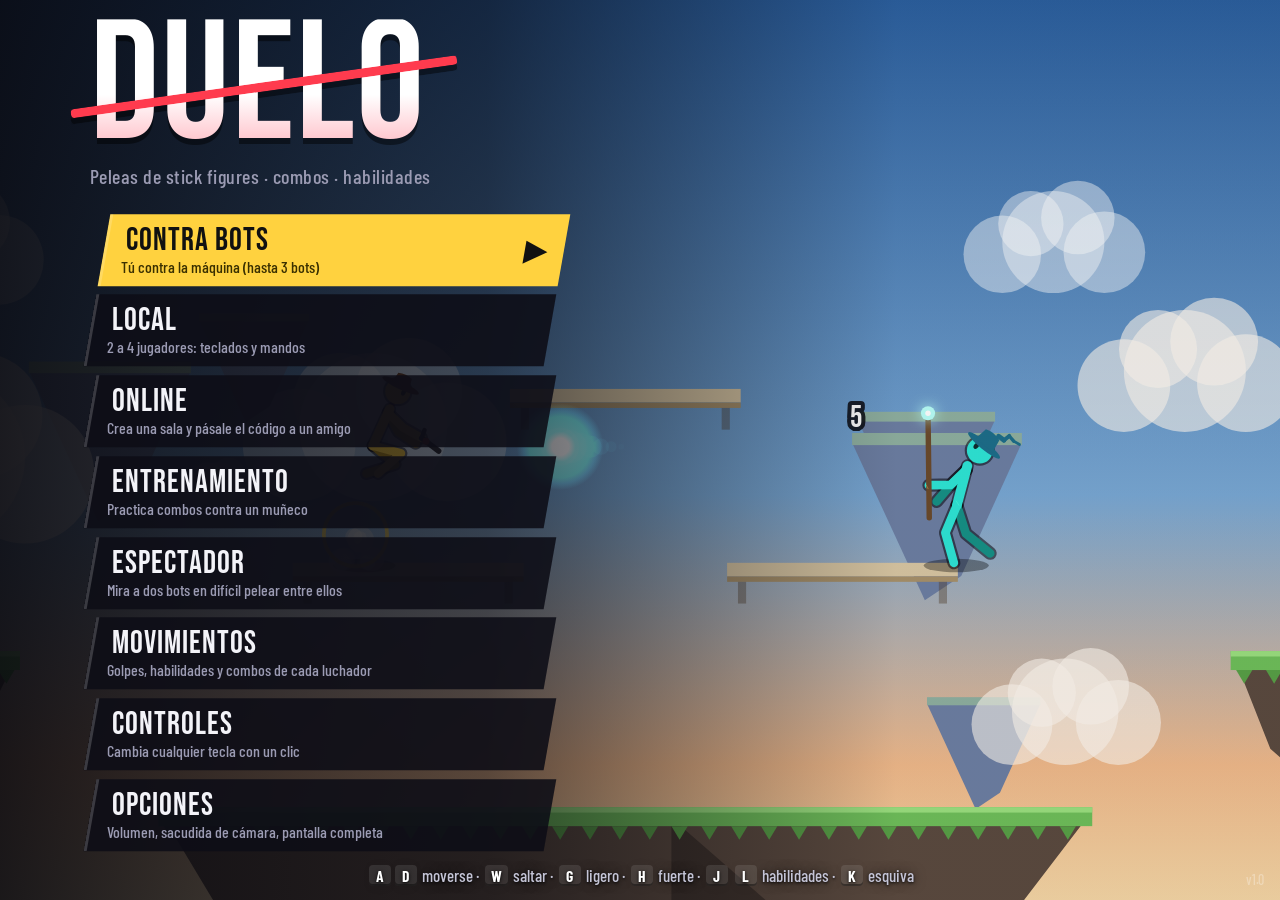
<file: index.html>
<!doctype html>
<html lang="es">
<head>
<meta charset="utf-8">
<meta name="viewport" content="width=device-width, initial-scale=1">
<title>Duelo</title>
<meta name="description" content="Juego de peleas de stick figures en el navegador: elige luchador, encadena combos y pelea contra bots, en local u online.">
<link rel="icon" href="data:image/svg+xml,%3Csvg xmlns='http://www.w3.org/2000/svg' viewBox='0 0 64 64'%3E%3Crect width='64' height='64' rx='14' fill='%230b0b12'/%3E%3Cg stroke='%23ff3b4e' stroke-width='6' stroke-linecap='round' fill='none'%3E%3Ccircle cx='32' cy='14' r='6' fill='%23ff3b4e'/%3E%3Cpath d='M32 22v18M32 40l-9 14M32 40l9 14M32 28l-12 6M32 28l14-10'/%3E%3C/g%3E%3Cpath d='M46 18l12-12' stroke='%23f4f1e8' stroke-width='4' stroke-linecap='round'/%3E%3C/svg%3E">
<link rel="preload" href="fonts/bebas-neue.woff2" as="font" type="font/woff2" crossorigin>
<link rel="preload" href="fonts/barlow-condensed-600.woff2" as="font" type="font/woff2" crossorigin>
<link rel="stylesheet" href="css/style.css">
</head>
<body>
<canvas id="game" aria-label="Juego"></canvas>
<div id="ui"></div>
<div id="toast" role="status" aria-live="polite"></div>

<script src="js/util.js"></script>
<script src="js/audio.js"></script>
<script src="js/input.js"></script>
<script src="js/fx.js"></script>
<script src="js/skeleton.js"></script>
<script src="js/characters.js"></script>
<script src="js/stages.js"></script>
<script src="js/fighter.js"></script>
<script src="js/ai.js"></script>
<script src="js/game.js"></script>
<script src="js/showcase.js"></script>
<script src="js/net.js"></script>
<script src="js/ui.js"></script>
<script src="js/main.js"></script>
</body>
</html>
</file>
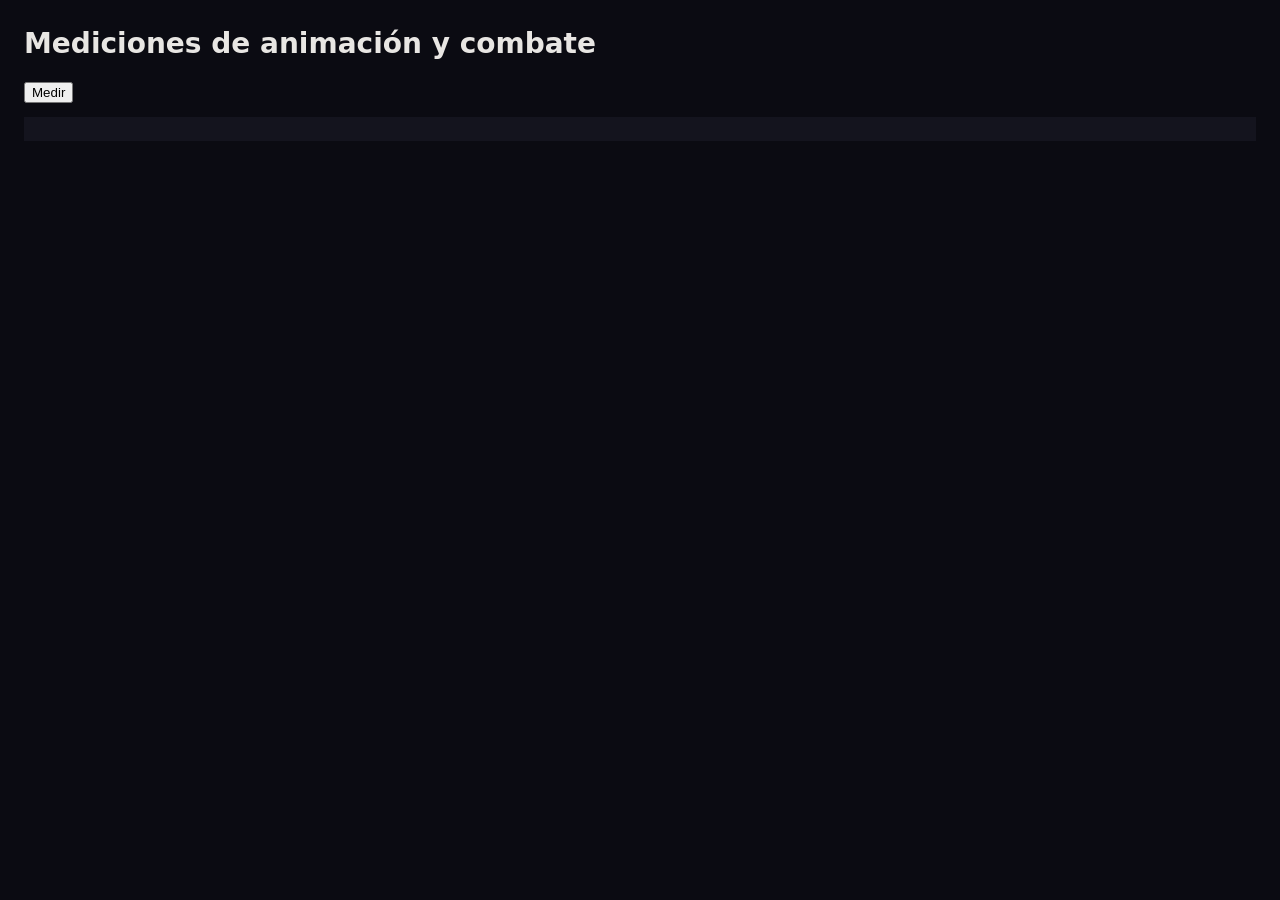
<file: test/anim.html>
<!doctype html>
<html lang="es">
<head>
<meta charset="utf-8">
<title>Duelo · mediciones de animación</title>
<style>
  body { background: #0b0b12; color: #e8e6e3; font: 14px/1.4 system-ui, sans-serif; margin: 24px; }
  pre { background: #14141e; padding: 12px; }
</style>
</head>
<body>
<h1>Mediciones de animación y combate</h1>
<p><button id="go">Medir</button></p>
<pre id="out"></pre>
<script src="../js/util.js"></script>
<script src="../js/audio.js"></script>
<script src="../js/input.js"></script>
<script src="../js/fx.js"></script>
<script src="../js/skeleton.js"></script>
<script src="../js/characters.js"></script>
<script src="../js/stages.js"></script>
<script src="../js/fighter.js"></script>
<script src="../js/ai.js"></script>
<script src="../js/game.js"></script>
<script src="../js/showcase.js"></script>
<script src="anim.js"></script>
<script>
  document.getElementById('go').onclick = () => {
    const s = AnimTest.syncAll();
    const r = { sync: { moves: s.moves, syncPct: s.syncPct, avgGap: s.avgGap, firstFrameMisses: s.firstFrameMisses }, pops: AnimTest.pops(), perf: AnimTest.perf() };
    document.getElementById('out').textContent = JSON.stringify(r, null, 2) + '\n\n' + s.rows.map((x) => `${x.move.padEnd(22)} sync ${String(x.sync).padStart(3)}%  gap ${x.gap}  first ${x.first}`).join('\n');
    window.lastResults = r;
  };
</script>
</body>
</html>
</file>
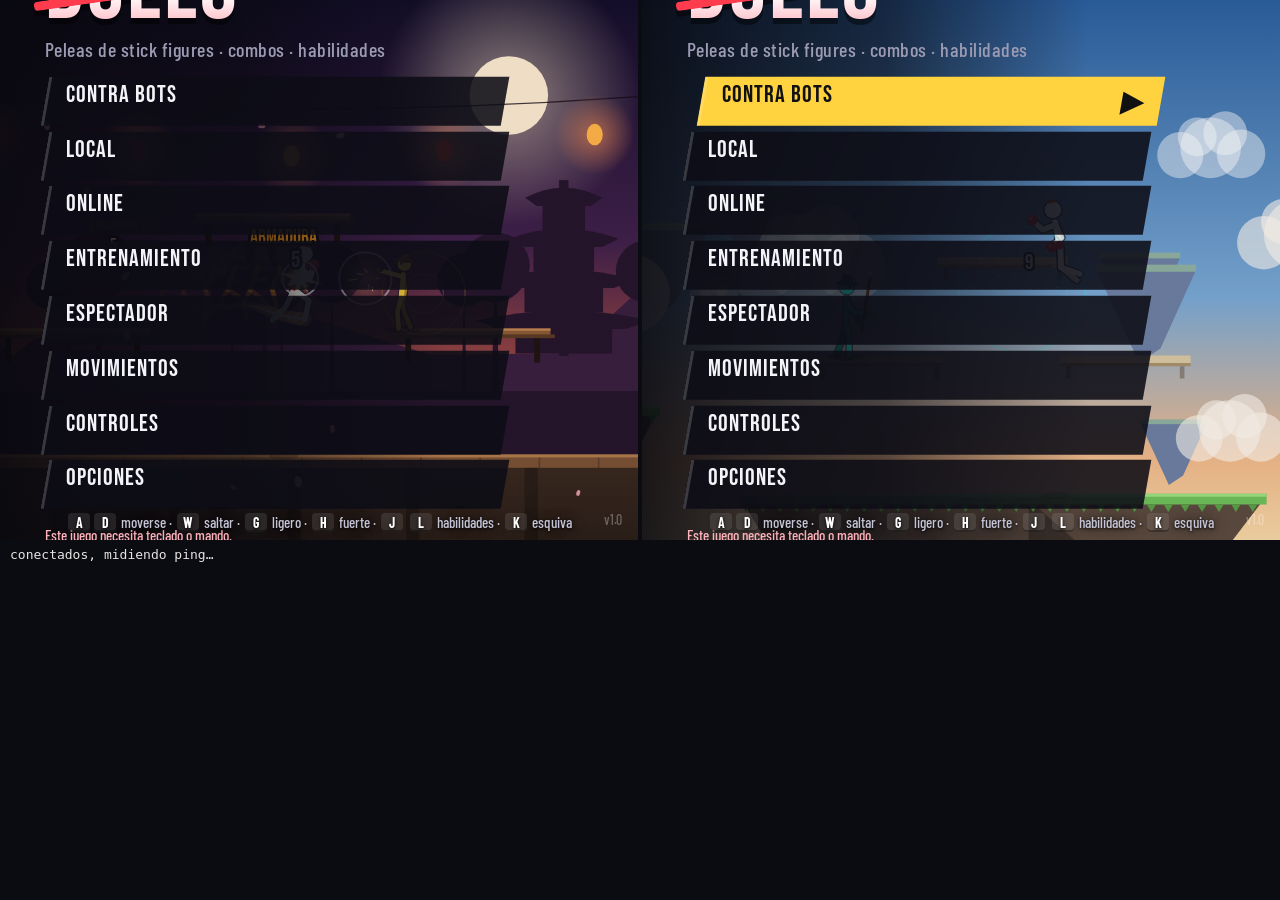
<file: test/duo.html>
<!doctype html>
<html lang="es">
<head>
<meta charset="utf-8">
<title>Duelo · dos clientes</title>
<style>
  body { margin: 0; background: #0b0b12; color: #e8e6e3; font: 13px/1.4 system-ui, sans-serif; }
  .row { display: flex; gap: 4px; }
  iframe { width: 50%; height: 60vh; border: 0; }
  pre { margin: 6px 10px; white-space: pre-wrap; }
</style>
</head>
<body>
<!--
  Dos partidas completas (cada una con su bucle, su red y sus temporizadores
  reales) conectadas entre sí por BroadcastChannel con latencia, jitter y
  pérdida simulados. Las controlan bots. Uso:
    test/duo.html?lag=60&jitter=20&loss=0.02&rollback=1&secs=40
-->
<div class="row"><iframe id="A"></iframe><iframe id="B"></iframe></div>
<pre id="out">preparando…</pre>
<script>
const q = new URLSearchParams(location.search);
const lag = +(q.get('lag') || 40), jitter = +(q.get('jitter') || 10), loss = +(q.get('loss') || 0);
const rb = q.get('rollback') !== '0', secs = +(q.get('secs') || 30);
const src = `../index.html?net=local&lag=${lag}&jitter=${jitter}&loss=${loss}&rollback=${rb ? 1 : 0}`;
const out = document.getElementById('out');
const frames = [document.getElementById('A'), document.getElementById('B')];
frames.forEach((f) => (f.src = src));
const sleep = (ms) => new Promise((r) => setTimeout(r, ms));
// las constantes globales del juego no cuelgan de window: se leen con eval en cada iframe
const G_ = (w) => {
  const g = { performance: w.performance };
  for (const n of ['App', 'Net', 'Input', 'Bot', 'Controller', 'RNG', 'UI', 'ACTIONS', 'ROLLBACK_WINDOW']) {
    try { g[n] = w.eval(n); } catch (e) { g[n] = undefined; }
  }
  return g.App ? g : null;
};
const ready = (w) => { const g = G_(w); return g && g.App.canvas && g.Net; };

function instrument(w, me, stats) {
  // bot que decide las entradas del luchador propio
  let bot = null, shadow = null, ctrl = null;
  w.Input.read = (srcName, o) => {
    const m = w.App.match;
    if (m && !bot) {
      ctrl = new w.Controller('bot');
      const F = m.fighters[me];
      shadow = Object.create(F, { ctrl: { value: ctrl, writable: true } });
      bot = new w.Bot(shadow, 'hard', new w.RNG(11 + me));
    }
    for (const a of w.ACTIONS) { o.held[a] = false; o.pressed[a] = false; }
    if (bot && m) { bot.F = shadow; bot.update(m); for (const a of w.ACTIONS) { o.held[a] = ctrl.held[a]; o.pressed[a] = ctrl.pressed[a]; } }
    return o;
  };
  // métricas del bucle real
  const step = w.Net.step.bind(w.Net);
  let last = null, simMs = 0;
  w.Net.step = (m, dt) => {
    const before = m.tick, sl = 1000 / 60 / m.timeScale;
    const t0 = w.performance.now();
    const a = step(m, dt);
    stats.cpu.push(w.performance.now() - t0);
    simMs += (m.tick - before) * sl;
    const P = simMs + a * sl;
    if (last != null && stats.on) {
      stats.frames++;
      if (Math.abs((P - last) - dt * 1000) > 5) stats.jerks++;
      if (w.Net.stall > 0 && m.tick === before) stats.stalls++;
    }
    last = P;
    return a;
  };
  const fh = w.Net.finalHash ? w.Net.finalHash.bind(w.Net) : null;
  if (fh) w.Net.finalHash = (k, h) => { stats.finals.set(k, h); return fh(k, h); };
  else stats.legacy = w.Net;
  const render = w.App.render.bind(w.App);
  w.App.render = () => { const t0 = w.performance.now(); render(); stats.draw.push(w.performance.now() - t0); };
}

(async () => {
  while (!frames.every((f) => f.contentWindow && ready(f.contentWindow))) await sleep(100);
  await sleep(500);
  const [H, G] = frames.map((f) => G_(f.contentWindow));
  const stats = [0, 1].map(() => ({ frames: 0, jerks: 0, stalls: 0, finals: new Map(), cpu: [], draw: [], on: false }));
  instrument(H, 0, stats[0]); instrument(G, 1, stats[1]);
  const win = rb && H.ROLLBACK_WINDOW ? H.ROLLBACK_WINDOW : 0;
  let cfg;
  if (q.get('ui') === '1') {
    // flujo completo por la interfaz: crear sala, unirse, elegir, escenario y empezar
    const doc = (g) => g.App.canvas.ownerDocument;
    H.UI.show('online'); G.UI.show('online');
    await H.UI.onlineHost();
    doc(G).getElementById('code-in').value = H.Net.code;
    await G.UI.onlineJoin();
    for (let i = 0; i < 100 && !(H.UI.cur === 'select' && G.UI.cur === 'select'); i++) await sleep(100);
    if (H.UI.cur !== 'select' || G.UI.cur !== 'select') throw new Error('no llegaron a la selección: ' + H.UI.cur + ' / ' + G.UI.cur);
    out.textContent = 'en la selección, midiendo ping…';
    await sleep(2500);
    [['kaze', H], ['toro', G]].forEach(([id, g]) => {
      const me = g.UI.sel.slots.find((s) => s.net === 'me');
      me.charId = id; me.locked = true;
      g.UI.sendSel(); g.UI.selectChanged && g.UI.selectChanged();
    });
    await sleep(800);
    H.UI.sel.firstTo = 99; H.UI.sel.stage = 'dojo';
    H.UI.startFromSelect();
    for (let i = 0; i < 50 && !(H.App.match && G.App.match); i++) await sleep(100);
    if (!H.App.match || !G.App.match) throw new Error('la partida no empezó en los dos');
    cfg = { delay: H.Net.delay, window: H.Net.window };
  } else {
    const code = await H.Net.create();
    await G.Net.join(code);
    out.textContent = 'conectados, midiendo ping…';
    await sleep(2500);
    cfg = { seed: 4242, stage: 'dojo', firstTo: 99, chars: ['kaze', 'toro'], delay: H.Net.suggestDelay(win), window: win };
    for (const g of [H, G]) if (!g.UI.sel) g.UI.sel = {};   // sin pasar por la pantalla de selección
    H.App.startOnline(cfg); G.App.startOnline(cfg);
  }
  await sleep(2000);
  stats.forEach((s) => (s.on = true));
  const t0 = performance.now();
  while (performance.now() - t0 < secs * 1000) {
    await sleep(500);
    out.textContent = `midiendo… ${Math.round((performance.now() - t0) / 1000)} / ${secs} s · ticks ${H.App.match.tick} / ${G.App.match.tick}`;
  }
  stats.forEach((s) => (s.on = false));
  // versión antigua (sin finalHash): sus huellas guardadas cada 30 ticks
  for (const s of stats) if (s.legacy) for (const [k, h] of s.legacy.myHash) s.finals.set(k, h);
  let compared = 0, diff = 0;
  for (const [k, h] of stats[0].finals) if (stats[1].finals.has(k)) { compared++; if (stats[1].finals.get(k) !== h) diff++; }
  const q95 = (a) => { const b = [...a].sort((x, y) => x - y); return +b[Math.floor(b.length * 0.95)].toFixed(2); };
  const avg = (a) => +(a.reduce((s, v) => s + v, 0) / a.length).toFixed(3);
  const res = {
    cond: { lag, jitter, loss, mode: rb ? 'rollback' : 'lockstep', delayTicks: cfg.delay, inputLagMs: Math.round(cfg.delay * 1000 / 60) },
    ping: [Math.round(H.Net.rtt), Math.round(G.Net.rtt)],
    clients: [H, G].map((w, i) => ({
      frames: stats[i].frames, jerkPct: +(100 * stats[i].jerks / Math.max(1, stats[i].frames)).toFixed(2), stallFrames: stats[i].stalls,
      rollbacks: w.Net.rollbackCount, maxRollback: w.Net.maxRollback, resyncs: w.Net.resyncs,
      netCpuAvg: avg(stats[i].cpu), netCpuP95: q95(stats[i].cpu), drawAvg: avg(stats[i].draw), drawP95: q95(stats[i].draw),
      hp: w.App.match.fighters.map((F) => Math.round(F.hp)).join('/'), tick: w.App.match.tick,
    })),
    hashCompared: compared, hashDiff: diff,
  };
  window.duoResult = res;
  out.textContent = JSON.stringify(res, null, 2);
})().catch((e) => { out.textContent = 'ERROR ' + (e.stack || e); window.duoResult = { error: String(e) }; });
</script>
</body>
</html>
</file>
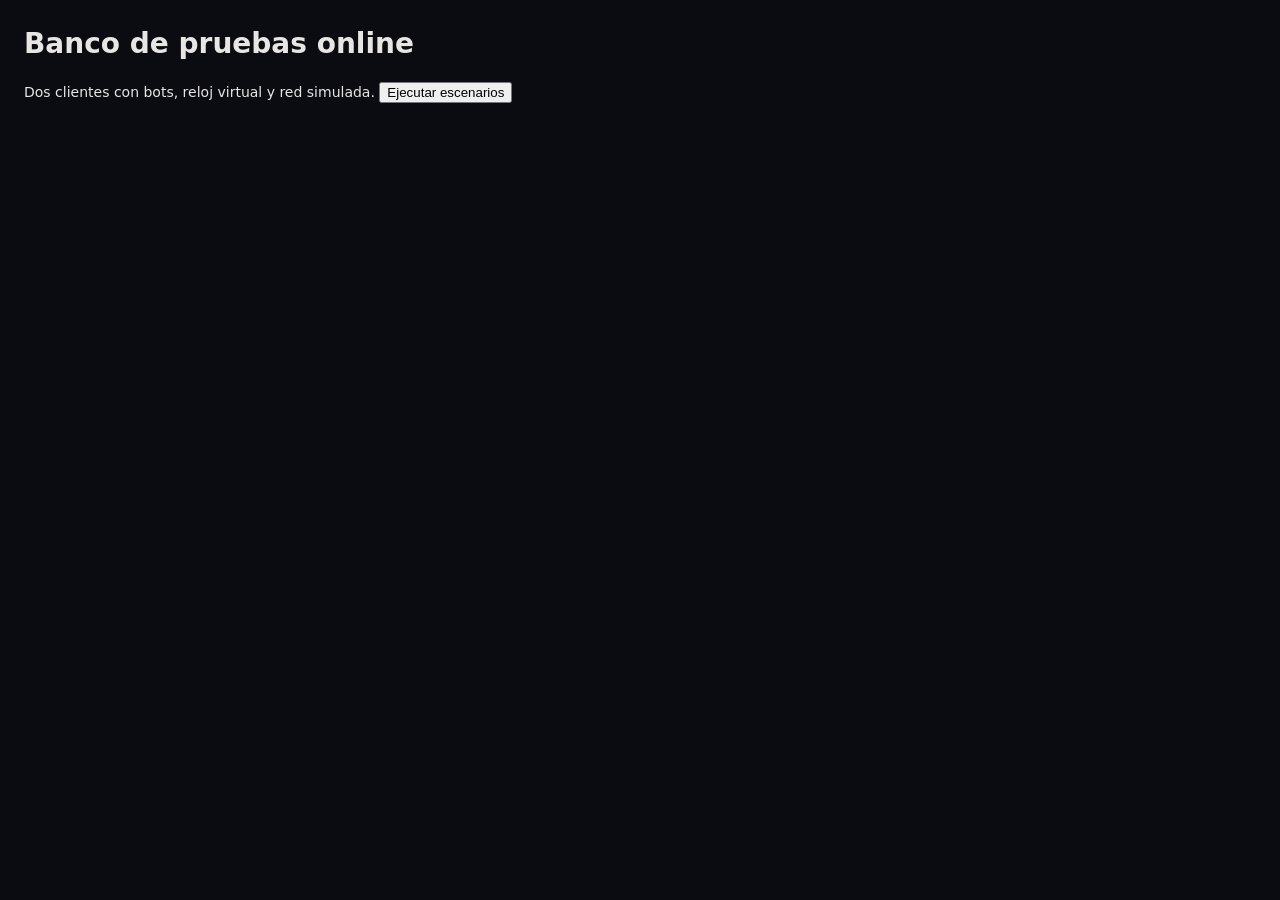
<file: test/netsim.html>
<!doctype html>
<html lang="es">
<head>
<meta charset="utf-8">
<title>Duelo · banco de pruebas online</title>
<style>
  body { background: #0b0b12; color: #e8e6e3; font: 14px/1.4 system-ui, sans-serif; margin: 24px; }
  table { border-collapse: collapse; margin-top: 12px; }
  td, th { border: 1px solid #333; padding: 4px 8px; text-align: right; }
  th { background: #1a1a26; }
  td:first-child, th:first-child { text-align: left; }
  .bad { color: #ff6b6b; }
</style>
</head>
<body>
<h1>Banco de pruebas online</h1>
<p>Dos clientes con bots, reloj virtual y red simulada. <button id="go">Ejecutar escenarios</button></p>
<div id="out"></div>

<script src="../js/util.js"></script>
<script src="../js/audio.js"></script>
<script src="../js/input.js"></script>
<script src="../js/fx.js"></script>
<script src="../js/skeleton.js"></script>
<script src="../js/characters.js"></script>
<script src="../js/stages.js"></script>
<script src="../js/fighter.js"></script>
<script src="../js/ai.js"></script>
<script src="../js/game.js"></script>
<script src="../js/net.js"></script>
<script src="netsim.js"></script>
<script>
  function render(rows) {
    const cols = ['scenario', 'delay', 'P1.stallFrames', 'P2.stallFrames', 'P1.jerkPct', 'P2.jerkPct', 'P1.lostMs', 'P2.lostMs',
      'P1.resyncs', 'P1.rollbacks', 'P1.maxRollback', 'P1.inputLagMs', 'desyncTicks', 'comparedTicks', 'cpuAvgMs', 'cpuMaxMs'];
    const get = (r, c) => c.split('.').reduce((o, k) => (o == null ? o : o[k]), r);
    let h = '<table><tr>' + cols.map((c) => `<th>${c}</th>`).join('') + '</tr>';
    for (const r of rows) h += '<tr>' + cols.map((c) => `<td>${get(r, c)}</td>`).join('') + '</tr>';
    document.getElementById('out').innerHTML = h + '</table>';
  }
  document.getElementById('go').onclick = () => {
    const rows = NetSim.runAll();
    window.lastResults = rows;
    render(rows);
  };
</script>
</body>
</html>
</file>
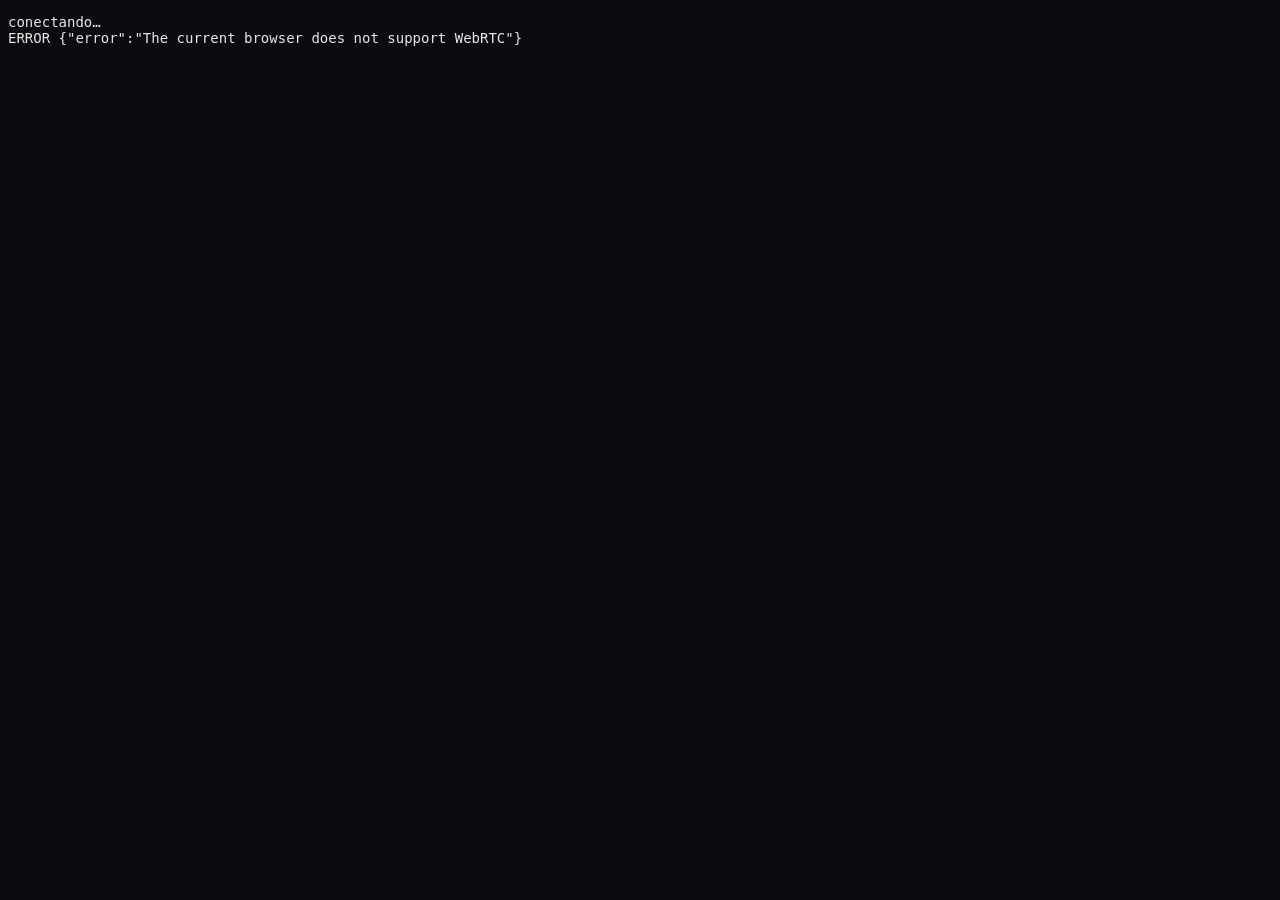
<file: test/peer.html>
<!doctype html>
<html lang="es">
<head><meta charset="utf-8"><title>Duelo · prueba WebRTC</title></head>
<body style="background:#0b0b12;color:#e8e6e3;font:14px system-ui">
<pre id="out">conectando…</pre>
<!-- Abre una sala y se une a ella desde la misma página con PeerJS real:
     comprueba los dos canales (main ordenado y fast sin orden) y el ping. -->
<script src="../js/vendor/peerjs.min.js"></script>
<script src="../js/util.js"></script>
<script src="../js/net.js"></script>
<script>
(async () => {
  const out = document.getElementById('out');
  const log = (s) => (out.textContent += '\n' + s);
  const code = randomCode();
  const H = new PeerTransport(), G = new PeerTransport();
  const got = { H: [], G: [] };
  H.onmessage = (m) => got.H.push(m); G.onmessage = (m) => got.G.push(m);
  await H.host(code); log('sala creada ' + code);
  await G.join(code); log('unido');
  for (let i = 0; i < 40 && !(G.fast && G.fast.open && H.fast && H.fast.open); i++) await new Promise((r) => setTimeout(r, 100));
  const res = { mainOpen: !!(G.conn && G.conn.open), fastOpen: !!(G.fast && G.fast.open && H.fast && H.fast.open),
    fastLabel: H.fast && H.fast.label, fastReliable: G.fast && G.fast.reliable };
  // 'i' por el canal rápido, 'sel' por el principal
  const t0 = performance.now();
  for (let k = 0; k < 50; k++) G.send({ t: 'i', k, m: [k] });
  G.send({ t: 'sel', cursor: 3 });
  H.send({ t: 'ping', ts: t0 });
  await new Promise((r) => setTimeout(r, 1500));
  res.inputsReceived = got.H.filter((m) => m.t === 'i').length;
  res.selReceived = got.H.some((m) => m.t === 'sel');
  res.pingReceived = got.G.some((m) => m.t === 'ping');
  H.close(); G.close();
  window.peerResult = res;
  log(JSON.stringify(res, null, 1));
})().catch((e) => { window.peerResult = { error: String(e && (e.message || e.type) || e) }; document.getElementById('out').textContent += '\nERROR ' + JSON.stringify(window.peerResult); });
</script>
</body>
</html>
</file>
<file: css/style.css>
@font-face { font-family: "Bebas Neue"; src: url(../fonts/bebas-neue.woff2) format("woff2"); font-weight: 400; font-display: swap; }
@font-face { font-family: "Barlow Condensed"; src: url(../fonts/barlow-condensed-500.woff2) format("woff2"); font-weight: 500; font-display: swap; }
@font-face { font-family: "Barlow Condensed"; src: url(../fonts/barlow-condensed-600.woff2) format("woff2"); font-weight: 600; font-display: swap; }
@font-face { font-family: "Barlow Condensed"; src: url(../fonts/barlow-condensed-700.woff2) format("woff2"); font-weight: 700; font-display: swap; }

:root {
  --bg: #0b0b12;
  --panel: rgba(13, 13, 22, 0.88);
  --panel-2: rgba(22, 22, 36, 0.92);
  --line: rgba(255, 255, 255, 0.09);
  --line-2: rgba(255, 255, 255, 0.18);
  --text: #f3f3f8;
  --muted: #9b9bb3;
  --accent: #ffd23f;
  --red: #ff3b4e;
  --pc: #ffd23f;          /* color del jugador / personaje en cada tarjeta */
  --skew: -10deg;
  --display: "Bebas Neue", Impact, "Arial Narrow", sans-serif;
  --body: "Barlow Condensed", "Arial Narrow", system-ui, sans-serif;
  color-scheme: dark;
}

* { box-sizing: border-box; }
html, body { margin: 0; height: 100%; background: var(--bg); color: var(--text); overflow: hidden; }
body { font-family: var(--body); font-weight: 500; -webkit-font-smoothing: antialiased; user-select: none; }
button { font: inherit; color: inherit; }

#game { position: fixed; inset: 0; width: 100vw; height: 100vh; display: block; outline: none; }
#ui { position: fixed; inset: 0; pointer-events: none; }

.screen {
  position: absolute; inset: 0; display: none; pointer-events: auto;
  animation: screenIn 0.28s cubic-bezier(.2, .9, .3, 1.1);
}
.screen.active { display: block; }
.screen.passthrough { pointer-events: none; }
.screen.passthrough .panel, .screen.passthrough button { pointer-events: auto; }
@keyframes screenIn { from { opacity: 0; transform: translateY(14px); } to { opacity: 1; transform: none; } }

.dim { position: absolute; inset: 0; background: radial-gradient(ellipse at 70% 50%, rgba(11,11,18,0.15), rgba(11,11,18,0.82) 75%); }
.dim.left { background: linear-gradient(90deg, rgba(8,8,14,0.92) 0%, rgba(8,8,14,0.65) 38%, rgba(8,8,14,0.05) 70%); }
.dim.full { background: rgba(8, 8, 14, 0.78); backdrop-filter: blur(3px); }

/* ── botones genéricos ── */
.btn {
  position: relative; display: inline-flex; align-items: center; justify-content: center; gap: 8px;
  padding: 10px 22px; border: 0; cursor: pointer; background: var(--panel-2);
  font-family: var(--display); font-size: 24px; letter-spacing: 1px; line-height: 1;
  transform: skewX(var(--skew)); transition: transform .12s, background .12s, color .12s, box-shadow .12s;
  outline: none; box-shadow: inset 0 0 0 1px var(--line-2);
}
.btn > * { transform: skewX(calc(-1 * var(--skew))); }
.btn:hover, .btn:focus-visible, .btn.focus { background: var(--accent); color: #111; transform: skewX(var(--skew)) translateY(-2px); box-shadow: 0 6px 0 rgba(0,0,0,0.35); }
.btn.primary { background: var(--accent); color: #111; }
.btn.primary:hover, .btn.primary:focus-visible { background: #fff; }
.btn.ghost { background: transparent; box-shadow: inset 0 0 0 1px var(--line-2); }
.btn.small { font-size: 18px; padding: 7px 14px; }
.btn[disabled] { opacity: 0.35; pointer-events: none; }
.btn.on { background: var(--pc); color: #111; }

.kbd {
  display: inline-block; min-width: 22px; padding: 1px 6px; border-radius: 4px; text-align: center;
  background: rgba(255,255,255,0.1); box-shadow: inset 0 -2px 0 rgba(0,0,0,0.4); font-weight: 700; color: #fff; font-size: 0.92em;
}

/* ═════════════ TÍTULO ═════════════ */
.title-wrap { position: absolute; left: clamp(20px, 7vw, 120px); top: 50%; transform: translateY(-50%); width: min(460px, 86vw); padding-bottom: 30px; }
.logo {
  margin: 0; font-family: var(--display); font-weight: 400; line-height: 0.8; letter-spacing: 2px;
  font-size: clamp(72px, min(15vw, 19vh), 190px); position: relative; display: inline-block;
  background: linear-gradient(180deg, #fff 0%, #fff 55%, #ffb3bd 100%); -webkit-background-clip: text; background-clip: text; color: transparent;
  filter: drop-shadow(0 6px 0 rgba(0,0,0,0.45));
}
.logo::after {
  content: ""; position: absolute; left: -6%; right: -10%; top: 46%; height: 9px; background: var(--red);
  transform: rotate(-8deg); box-shadow: 0 0 24px rgba(255,59,78,0.8); border-radius: 4px;
  animation: slash 0.5s 0.15s cubic-bezier(.2,.9,.3,1) both;
}
@keyframes slash { from { clip-path: inset(0 100% 0 0); } to { clip-path: inset(0 0 0 0); } }
.tagline { margin: 8px 0 clamp(10px, 3vh, 26px); color: var(--muted); font-size: 20px; letter-spacing: .5px; }
.main-menu { display: flex; flex-direction: column; gap: clamp(5px, 1vh, 9px); }
.menu-item {
  display: grid; grid-template-columns: 1fr auto; align-items: center; text-align: left; width: 100%;
  padding: clamp(6px, 1.2vh, 11px) 20px clamp(5px, 1.1vh, 10px); border: 0; cursor: pointer; background: var(--panel); outline: none;
  transform: skewX(var(--skew)); transition: transform .14s cubic-bezier(.2,.9,.3,1.3), background .12s;
  box-shadow: inset 3px 0 0 var(--line-2);
}
.menu-item > * { transform: skewX(calc(-1 * var(--skew))); }
.menu-item b { font-family: var(--display); font-weight: 400; font-size: clamp(24px, 4.2vh, 32px); letter-spacing: 1px; line-height: 1; }
.menu-item small { grid-column: 1; color: var(--muted); font-size: 16px; }
.menu-item i { grid-row: 1 / span 2; grid-column: 2; font-style: normal; font-family: var(--display); font-size: 30px; opacity: 0; transition: opacity .12s, transform .14s; }
.menu-item:hover, .menu-item:focus-visible, .menu-item.focus {
  background: var(--accent); color: #111; transform: skewX(var(--skew)) translateX(14px);
}
.menu-item:hover small, .menu-item:focus-visible small, .menu-item.focus small { color: #3a3000; }
.menu-item:hover i, .menu-item:focus-visible i, .menu-item.focus i { opacity: 1; transform: translateX(4px); }
.foot-hint {
  position: absolute; left: 0; right: 0; bottom: 14px; text-align: center; color: #c4c4d6; font-size: 17px; padding: 0 12px;
  text-shadow: 0 1px 3px rgba(0,0,0,0.9), 0 0 12px rgba(0,0,0,0.6);
}
.foot-hint .kbd { margin: 0 2px; }
.ver { position: absolute; right: 16px; bottom: 12px; color: rgba(255,255,255,0.3); font-size: 14px; }

/* ═════════════ CABECERA COMÚN ═════════════ */
.topbar { position: absolute; left: 0; right: 0; top: 0; display: flex; align-items: center; gap: 18px; padding: 16px clamp(14px, 3vw, 36px); }
.topbar h2 { margin: 0; font-family: var(--display); font-weight: 400; font-size: 44px; letter-spacing: 1.5px; line-height: 1; }
.topbar .mode-tag { margin-left: auto; font-family: var(--display); font-size: 22px; letter-spacing: 1px; padding: 6px 14px; background: var(--red); transform: skewX(var(--skew)); }
.topbar .mode-tag > span { display: inline-block; transform: skewX(calc(-1 * var(--skew))); }

/* ═════════════ SELECCIÓN DE PERSONAJE ═════════════ */
#scr-select { background: radial-gradient(ellipse at 50% 120%, rgba(60,20,50,0.55), transparent 60%), rgba(8,8,14,0.82); }
#scr-select.active { display: flex; flex-direction: column; }
#scr-select .topbar { position: relative; flex: none; }
.roster { position: relative; flex: none; align-self: center; display: flex; gap: 10px; padding-top: 4px; }
.card {
  position: relative; width: clamp(78px, 8.4vw, 116px); aspect-ratio: 1 / 1.18; cursor: pointer; border: 0; padding: 0;
  background: linear-gradient(180deg, color-mix(in srgb, var(--pc) 32%, #12121c) 0%, #12121c 75%);
  clip-path: polygon(10% 0, 100% 0, 90% 100%, 0 100%); transition: transform .14s cubic-bezier(.2,.9,.3,1.4), filter .14s;
  outline: none;
}
.card canvas { position: absolute; left: 0; top: 0; width: 100%; height: 82%; }
.card .cname {
  position: absolute; left: 0; right: 0; bottom: 0; height: 22%; display: flex; align-items: center; justify-content: center;
  font-family: var(--display); font-size: clamp(16px, 1.7vw, 23px); letter-spacing: 1px; background: rgba(0,0,0,0.45);
}
.card:hover { transform: translateY(-4px); filter: brightness(1.15); }
.card.random .q { position: absolute; inset: 0 0 22% 0; display: grid; place-items: center; font-family: var(--display); font-size: 64px; color: rgba(255,255,255,0.75); }
.card .cursors { position: absolute; left: 12%; right: 4%; top: 4px; display: flex; gap: 3px; flex-wrap: wrap; }
.cur-tag {
  font-family: var(--display); font-size: 17px; line-height: 1; padding: 3px 5px 2px; color: #111;
  animation: curIn .16s cubic-bezier(.2,.9,.3,1.6);
}
@keyframes curIn { from { transform: scale(0.4); } to { transform: scale(1); } }
.card.hl { transform: translateY(-6px) scale(1.04); filter: brightness(1.2); }
.card-frame { position: absolute; inset: 0; pointer-events: none; clip-path: polygon(10% 0, 100% 0, 90% 100%, 0 100%); }

.slots {
  position: relative; flex: 1 1 auto; min-height: 0; margin: clamp(10px, 2.2vh, 22px) auto 0;
  display: flex; gap: 14px; align-items: stretch; width: min(1240px, 96vw); justify-content: center;
}
.slot {
  position: relative; flex: 1 1 0; max-width: 300px; min-width: 0; background: var(--panel);
  box-shadow: inset 0 3px 0 var(--pc), 0 10px 30px rgba(0,0,0,0.35);
  display: flex; flex-direction: column; transition: transform .2s cubic-bezier(.2,.9,.3,1.3);
  max-height: 680px; overflow: hidden;
}
.slot.locked { transform: translateY(-6px); box-shadow: inset 0 3px 0 var(--pc), 0 0 0 2px var(--pc), 0 14px 34px rgba(0,0,0,0.45); }
.slot-head { display: flex; align-items: center; gap: 8px; padding: 8px 10px 0; min-height: 34px; }
.slot-head .tag { font-family: var(--display); font-size: 22px; line-height: 1; padding: 3px 8px 1px; background: var(--pc); color: #111; }
.slot-head .who { color: var(--muted); font-size: 15px; white-space: nowrap; overflow: hidden; text-overflow: ellipsis; }
.slot-head .x { margin-left: auto; width: 26px; height: 26px; border: 0; background: rgba(255,255,255,0.08); cursor: pointer; border-radius: 4px; }
.slot-head .x:hover { background: var(--red); }
.preview-wrap { position: relative; flex: 1 1 auto; min-height: 130px; }
.preview-wrap::before {
  content: ""; position: absolute; left: 10%; right: 10%; bottom: 8%; height: 46%;
  background: radial-gradient(ellipse at 50% 100%, color-mix(in srgb, var(--cc, #fff) 38%, transparent), transparent 70%);
}
.preview { position: absolute; inset: 0; width: 100%; height: 100%; }
.preview-wrap .big-q { position: absolute; inset: 0; display: grid; place-items: center; font-family: var(--display); font-size: 120px; color: rgba(255,255,255,0.18); }
.slot-info { padding: 4px 14px 10px; }
.slot-info .name { font-family: var(--display); font-size: 40px; line-height: 0.9; letter-spacing: 1px; color: var(--cc, #fff); }
.slot-info .ctitle { color: var(--muted); font-size: 16px; margin-bottom: 6px; }
.stats { display: grid; grid-template-columns: auto 1fr; gap: 3px 10px; align-items: center; font-size: 14px; color: var(--muted); }
.bar { display: flex; gap: 3px; }
.bar i { flex: 1; height: 7px; background: rgba(255,255,255,0.1); transform: skewX(var(--skew)); }
.bar i.on { background: var(--cc, #fff); }
.skills { margin-top: 8px; display: grid; gap: 4px; }
.skill { font-size: 14.5px; line-height: 1.15; color: #d5d5e2; }
.skill b { font-weight: 700; color: #fff; }
.skill .kbd { font-size: 12px; padding: 0 4px; margin-right: 4px; }
.slot-foot {
  margin-top: auto; padding: 8px 12px; text-align: center; font-family: var(--display); font-size: 21px; letter-spacing: 1px;
  background: rgba(255,255,255,0.05);
}
.slot.locked .slot-foot { background: var(--pc); color: #111; }
.slot .lvl { display: flex; gap: 6px; justify-content: center; padding: 6px 8px 0; flex-wrap: wrap; }
.slot .charpick { display: flex; align-items: center; justify-content: space-between; padding: 0 8px; }
.slot .arrow { width: 34px; height: 34px; border: 0; cursor: pointer; background: rgba(255,255,255,0.08); font-size: 18px; }
.slot .arrow:hover { background: var(--accent); color: #111; }
.slot.empty { background: rgba(13,13,22,0.5); box-shadow: inset 0 0 0 2px rgba(255,255,255,0.07); justify-content: center; align-items: center; gap: 12px; padding: 18px; text-align: center; }
.slot.empty .plus { font-family: var(--display); font-size: 60px; line-height: 1; color: rgba(255,255,255,0.25); }
.slot.empty p { margin: 0; color: var(--muted); font-size: 15px; }
.select-foot { position: relative; flex: none; display: flex; justify-content: center; align-items: center; gap: 16px; color: var(--muted); font-size: 16px; padding: 12px 12px 14px; text-align: center; min-height: 52px; }
.ready-bar {
  position: absolute; left: 0; right: 0; bottom: 0; height: 64px; display: none; align-items: center; justify-content: center; gap: 18px;
  background: var(--accent); color: #111; cursor: pointer; z-index: 2;
  font-family: var(--display); font-size: 44px; letter-spacing: 3px; line-height: 1;
  box-shadow: 0 -8px 30px rgba(0,0,0,0.45); animation: readyIn .3s cubic-bezier(.2,.9,.3,1.4);
}
.ready-bar small { font-family: var(--body); font-size: 18px; letter-spacing: .5px; font-weight: 700; }
.ready-bar.show { display: flex; }
.ready-bar:hover { background: #fff; }
@keyframes readyIn { from { transform: translateY(100%); } to { transform: none; } }

/* ═════════════ ESCENARIO ═════════════ */
.stage-grid { position: absolute; left: 50%; top: 50%; transform: translate(-50%, -54%); display: grid; grid-template-columns: repeat(4, minmax(0, 1fr)); gap: 14px; width: min(1100px, 94vw); }
.stage-card { position: relative; border: 0; padding: 0; cursor: pointer; background: #12121c; aspect-ratio: 16 / 10; outline: none; overflow: hidden; transition: transform .14s cubic-bezier(.2,.9,.3,1.4), box-shadow .14s; }
.stage-card canvas { position: absolute; inset: 0; width: 100%; height: 100%; }
.stage-card span { position: absolute; left: 0; right: 0; bottom: 0; padding: 8px 12px; background: linear-gradient(transparent, rgba(0,0,0,0.85)); font-family: var(--display); font-size: 26px; text-align: left; letter-spacing: 1px; }
.stage-card:hover, .stage-card:focus-visible, .stage-card.focus { transform: translateY(-5px) scale(1.03); box-shadow: 0 0 0 3px var(--accent), 0 14px 30px rgba(0,0,0,0.5); }
.stage-card.random { display: grid; place-items: center; font-family: var(--display); font-size: 80px; color: rgba(255,255,255,0.5); }
.rounds { position: absolute; left: 50%; bottom: 13%; transform: translateX(-50%); display: flex; align-items: center; gap: 12px; flex-wrap: wrap; justify-content: center; }
.rounds .lbl { font-family: var(--display); font-size: 26px; color: var(--muted); letter-spacing: 1px; margin-right: 6px; }

/* ═════════════ MODALES (pausa, resultados, etc.) ═════════════ */
.panel {
  position: absolute; left: 50%; top: 50%; transform: translate(-50%, -50%);
  background: var(--panel); box-shadow: 0 0 0 1px var(--line-2), 0 30px 80px rgba(0,0,0,0.6);
  padding: 26px 30px; width: min(560px, 92vw); max-height: 90vh; overflow: auto;
}
.panel h3 { margin: 0 0 16px; font-family: var(--display); font-weight: 400; font-size: 48px; line-height: 1; letter-spacing: 1.5px; }
.panel .stack { display: flex; flex-direction: column; gap: 10px; }
.panel .stack .btn { width: 100%; justify-content: flex-start; padding-left: 26px; }
.panel p { color: #cfcfe0; font-size: 18px; line-height: 1.35; }
.panel.wide { width: min(980px, 95vw); }

.results-title { text-align: center; margin-bottom: 4px; }
.results-title .big { font-family: var(--display); font-size: 84px; line-height: 0.9; letter-spacing: 2px; color: var(--pc); text-shadow: 0 6px 0 rgba(0,0,0,0.4); }
.results-title .sub { color: var(--muted); font-size: 18px; }
.res-table { width: 100%; border-collapse: collapse; margin: 16px 0 20px; font-size: 18px; }
.res-table th { text-align: left; font-weight: 600; color: var(--muted); font-size: 15px; padding: 6px 8px; border-bottom: 1px solid var(--line-2); }
.res-table td { padding: 8px; border-bottom: 1px solid var(--line); }
.res-table td.n { text-align: right; font-variant-numeric: tabular-nums; }
.res-table .dot { display: inline-block; width: 12px; height: 12px; border-radius: 50%; margin-right: 8px; vertical-align: -1px; }
.res-table .crown { color: var(--accent); margin-left: 6px; }
.res-actions { display: flex; gap: 12px; flex-wrap: wrap; justify-content: center; }
.winner-prev { position: relative; height: 210px; margin: -6px auto 0; width: 260px; }

/* ═════════════ CONTROLES ═════════════ */
.ctrl-cols { display: grid; grid-template-columns: repeat(auto-fit, minmax(280px, 1fr)); gap: 22px; }
.ctrl-col h4 { margin: 0 0 8px; font-family: var(--display); font-size: 28px; font-weight: 400; letter-spacing: 1px; }
.ctrl-row { display: grid; grid-template-columns: 1fr 86px 86px; gap: 6px; align-items: center; padding: 3px 0; border-bottom: 1px solid var(--line); }
.ctrl-row span { font-size: 17px; }
.keybtn {
  height: 32px; border: 0; cursor: pointer; background: rgba(255,255,255,0.08); border-radius: 4px; font-weight: 700; font-size: 15px;
  outline: none; white-space: nowrap; overflow: hidden; text-overflow: ellipsis; padding: 0 6px;
}
.keybtn:hover, .keybtn:focus-visible { background: rgba(255,210,63,0.35); }
.keybtn.wait { background: var(--accent); color: #111; animation: blink .7s infinite; }
.keybtn.empty { color: rgba(255,255,255,0.3); }
@keyframes blink { 50% { opacity: 0.55; } }
.pad-info { margin-top: 16px; color: var(--muted); font-size: 16px; line-height: 1.5; }
.panel-actions { display: flex; gap: 12px; margin-top: 18px; flex-wrap: wrap; }

/* opciones */
.opt-row { display: grid; grid-template-columns: 1fr auto; align-items: center; gap: 14px; padding: 10px 0; border-bottom: 1px solid var(--line); font-size: 19px; }
.opt-row input[type=range] { width: 180px; accent-color: var(--accent); }
.seg { display: flex; gap: 6px; }

/* ═════════════ ONLINE ═════════════ */
.online-grid { display: grid; grid-template-columns: 1fr 1fr; gap: 18px; }
.online-box { background: rgba(255,255,255,0.04); padding: 18px; box-shadow: inset 0 0 0 1px var(--line); }
.online-box h4 { margin: 0 0 6px; font-family: var(--display); font-weight: 400; font-size: 30px; letter-spacing: 1px; }
.online-box p { margin: 0 0 14px; font-size: 16px; color: var(--muted); }
.code-input {
  width: 100%; height: 52px; border: 0; outline: none; background: rgba(0,0,0,0.4); color: #fff; text-align: center;
  font-family: var(--display); font-size: 38px; letter-spacing: 10px; text-transform: uppercase; margin-bottom: 12px; box-shadow: inset 0 0 0 2px var(--line-2);
}
.code-input:focus { box-shadow: inset 0 0 0 2px var(--accent); }
.room-code { font-family: var(--display); font-size: 72px; letter-spacing: 12px; text-align: center; color: var(--accent); line-height: 1; margin: 6px 0 10px; }
.net-status { margin-top: 16px; min-height: 26px; font-size: 18px; color: #cfcfe0; display: flex; align-items: center; gap: 10px; }
.net-status.err { color: #ff8a96; }
.spinner { width: 18px; height: 18px; border: 3px solid rgba(255,255,255,0.2); border-top-color: var(--accent); border-radius: 50%; animation: spin .8s linear infinite; flex: none; }
@keyframes spin { to { transform: rotate(360deg); } }
.netbadge { position: absolute; right: 14px; top: 12px; font-size: 15px; color: var(--muted); background: rgba(0,0,0,0.45); padding: 4px 10px; }

/* ═════════════ MOVIMIENTOS ═════════════ */
.moves-tabs { display: flex; gap: 6px; flex-wrap: wrap; margin-bottom: 14px; }
.moves-tabs .btn { font-size: 20px; padding: 6px 12px; }
.moves-grid { display: grid; grid-template-columns: 1fr 1fr; gap: 18px 28px; }
.moves-grid h5 { margin: 0 0 6px; font-family: var(--display); font-weight: 400; font-size: 26px; letter-spacing: 1px; color: var(--pc); }
.mv { display: grid; grid-template-columns: 150px 1fr; gap: 8px; padding: 5px 0; border-bottom: 1px solid var(--line); font-size: 16.5px; line-height: 1.25; }
.mv .in { color: #fff; font-weight: 700; }
.mv .in .kbd { font-size: 13px; }
.mv .d { color: #cfcfe0; }
.combo { padding: 6px 0; border-bottom: 1px solid var(--line); font-size: 16.5px; }
.combo .seq { color: #fff; font-weight: 700; }
.combo .note { color: var(--muted); font-size: 15px; }
.tips { margin: 0; padding-left: 18px; color: #cfcfe0; font-size: 16.5px; line-height: 1.4; }

/* ═════════════ COMBATE ═════════════ */
#scr-fight .fight-hint { position: absolute; right: 16px; top: 12px; color: rgba(255,255,255,0.45); font-size: 15px; pointer-events: none; }
.wait-net { position: absolute; left: 50%; top: 18%; transform: translateX(-50%); background: rgba(0,0,0,0.7); padding: 10px 18px; font-size: 19px; display: none; align-items: center; gap: 10px; }
.wait-net.show { display: flex; }

#toast {
  position: fixed; left: 50%; bottom: 80px; transform: translateX(-50%) translateY(20px); opacity: 0; pointer-events: none;
  background: rgba(10,10,18,0.92); box-shadow: 0 0 0 1px var(--line-2); padding: 10px 18px; font-size: 18px; transition: opacity .2s, transform .2s; z-index: 9;
  max-width: 90vw; text-align: center;
}
#toast.show { opacity: 1; transform: translateX(-50%); }

/* pantallas pequeñas / móviles */
.mobile-note { display: none; }
@media (max-width: 760px) {
  .roster { flex-wrap: wrap; justify-content: center; width: 96vw; top: 70px; gap: 6px; }
  .card { width: 70px; }
  .slots { flex-direction: column; bottom: 50px; width: 92vw; gap: 8px; }
  .slot { max-width: none; }
  .preview-wrap { height: 120px; }
  .online-grid, .moves-grid { grid-template-columns: 1fr; }
  .stage-grid { grid-template-columns: repeat(2, minmax(0, 1fr)); }
  .mobile-note { display: block; margin-top: 16px; color: #ffb3bd; font-size: 15px; }
  .topbar h2 { font-size: 32px; }
}
@media (max-height: 800px) {
  .menu-item small { display: none; }
  .foot-hint { font-size: 15px; bottom: 8px; }
}
@media (max-height: 800px) {
  .skill { font-size: 13px; }
  .stats { gap: 1px 10px; font-size: 13px; }
  .slot-info .name { font-size: 34px; }
  .slot-info { padding: 2px 12px 8px; }
}
@media (max-height: 640px) {
  .preview-wrap { height: 130px; }
  .slot-info .skills { display: none; }
}
</file>
